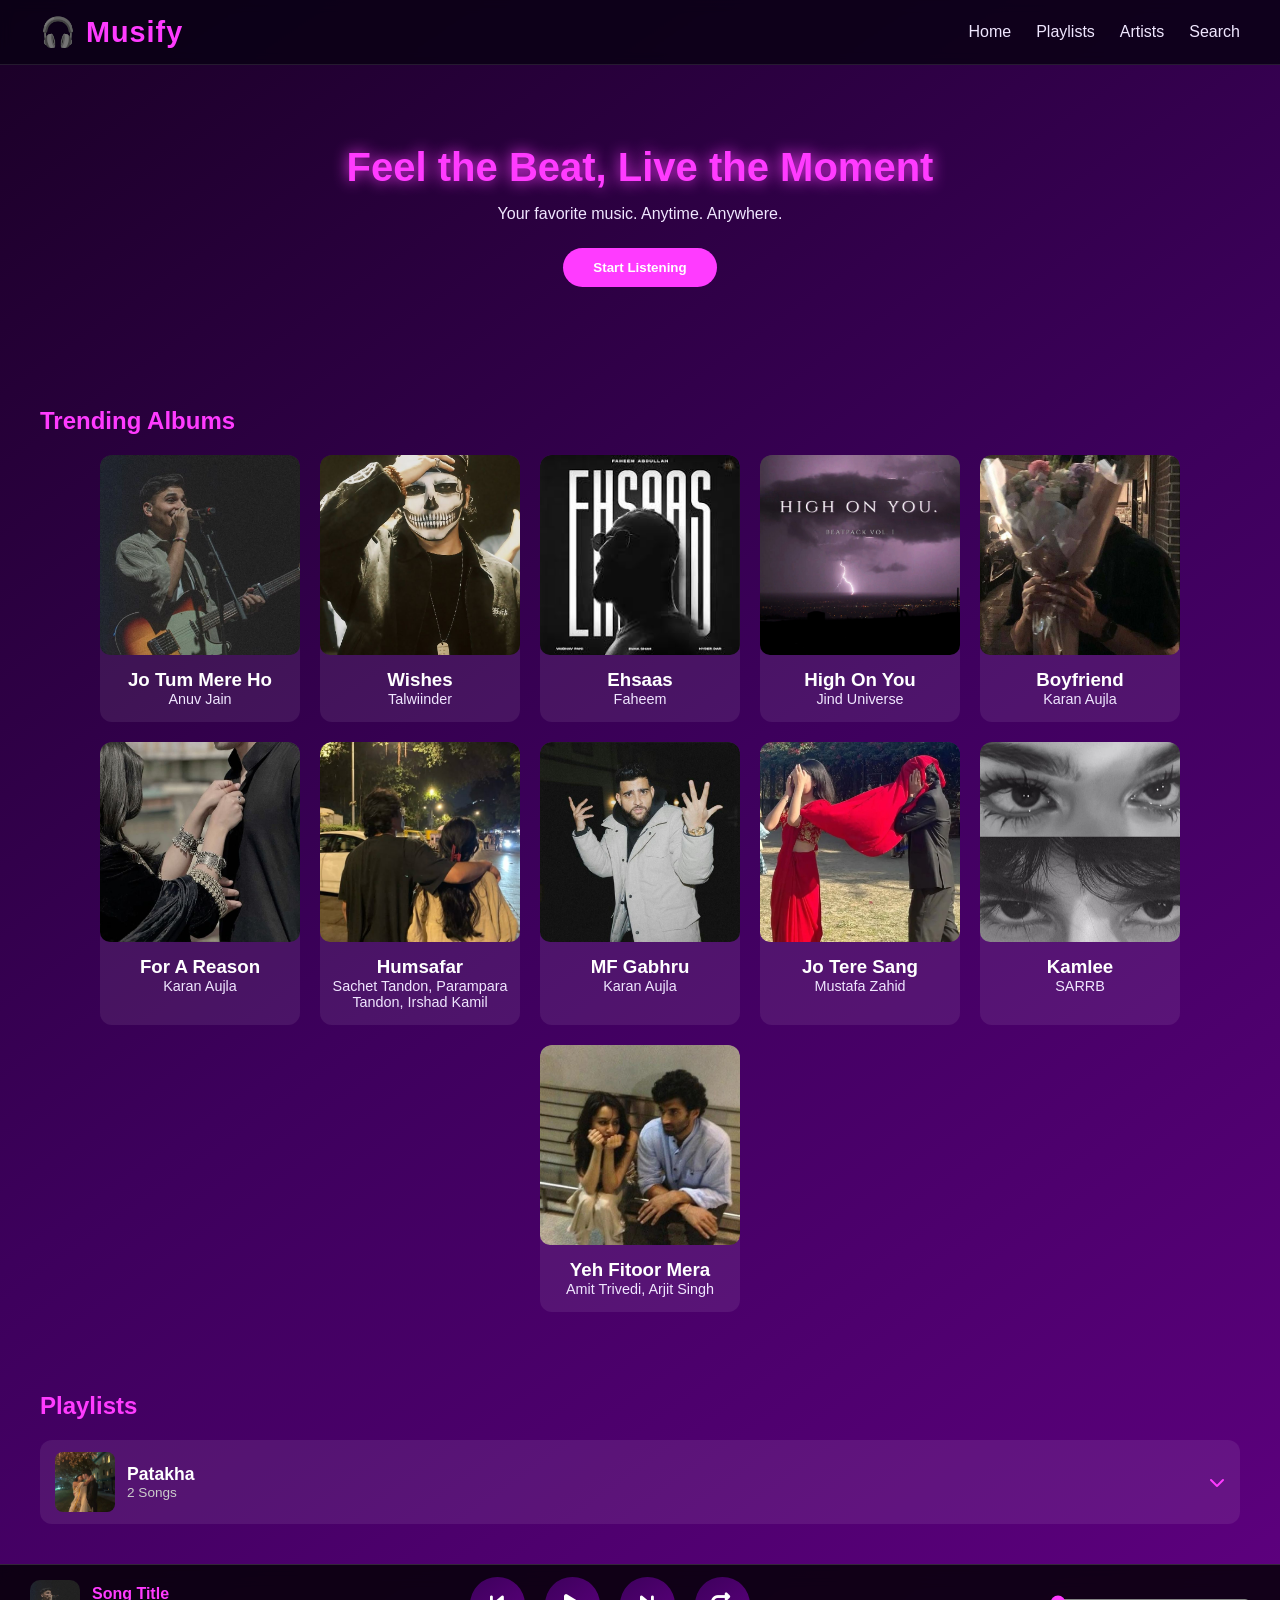
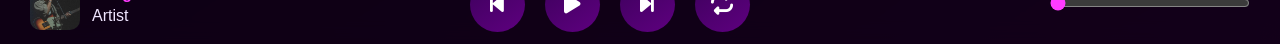
<file: index.html>
<!DOCTYPE html>
<html lang="en">
<head>
    <meta charset="UTF-8">
    <meta name="viewport" content="width=device-width, initial-scale=1.0">
    <title>Musify | Deep Cosmic Purple</title>
    <link rel="stylesheet" href="css/style.css">
    <link rel="icon" type="image/png" href="images/album1.jpg">
    <link rel="stylesheet" href="https://cdnjs.cloudflare.com/ajax/libs/font-awesome/6.4.0/css/all.min.css">
</head>
<body>
    <!-- ===== NAVBAR ===== -->
    <header class="navbar">
        <div class="logo">🎧 Musify</div>
        <nav>
  <ul>
    <li><a href="index.html">Home</a></li>
    <li><a href="playlist.html">Playlists</a></li>
   
    <li><a href="artist.html">Artists</a></li>
    
    <li><a href="search.html">Search</a></li>
  </ul>
</nav>

    </header>

    <! ===== HERO ===== -->
    <main>
        <section class="hero">
            <h1>Feel the Beat, Live the Moment</h1>
            <p>Your favorite music. Anytime. Anywhere.</p>
            <button id="start-btn">Start Listening</button>
        </section>

        <!- ===== ALBUM SECTION ===== -->
        <section class="album-section">
            <h2>Trending Albums</h2>
            <div class="album-container" id="album-container">
                <div class="album-card" onclick="playSong('audio/audio1.mp3','Jo Tum Mere Ho','Anuv Jain','images/album1.jpg.jpeg')">
                    <img src="images/album1.jpg.jpeg" alt="Album 1">
                    <h3>Jo Tum Mere Ho</h3>
                    <p>Anuv Jain</p>
                </div>
                <div class="album-card" onclick="playSong('audio/audio2.mp3','Wishes','Talwiinder','images/talwiinder.jpeg')">
                    <img src="images/talwiinder.jpeg" alt="Album 2">
                    <h3>Wishes</h3>
                    <p>Talwiinder</p>
                </div>
                <div class="album-card" onclick="playSong('audio/audio3.mp3','Ehsaas','Faheem','images/ehsaas.jpeg')">
                    <img src="images/ehsaas.jpeg" alt="Album 2">
                    <h3>Ehsaas</h3>
                    <p>Faheem</p>
                </div>
                <div class="album-card" onclick="playSong('audio/audio4.mp3','High On You','Jind Universe','images/highonyou.jpg')">
                    <img src="images/highonyou.jpg" alt="Album 2">
                    <h3>High On You</h3>
                    <p>Jind Universe</p>
                </div>
                <div class="album-card" onclick="playSong('audio/audio5.mp3','Boyfriend','Karan Aujla','images/Boyfriend.jpg')">
                    <img src="images/Boyfriend.jpg" alt="Album 2">
                    <h3>Boyfriend</h3>
                    <p>Karan Aujla</p>
                </div>
                <div class="album-card" onclick="playSong('audio/audio6.mp3','For A Reason','Karan Aujla','images/For A Reason.jpg')">
                    <img src="images/For A Reason.jpg" alt="Album 2">
                    <h3>For A Reason</h3>
                    <p>Karan Aujla</p>
                </div>
                <div class="album-card" onclick="playSong('audio/audio7.mp3','Humsafar','Sachet Tandon, Parampara Tandon, Irshad Kamil','images/humsafar.jpg')">
                    <img src="images/humsafar.jpg" alt="Album 2">
                    <h3>Humsafar</h3>
                    <p>Sachet Tandon, Parampara Tandon, Irshad Kamil</p>
                </div>
                <div class="album-card" onclick="playSong('audio/audio8.mp3','MF Gabhru','Karan Aujla','images/MF Gabhru.jpg')">
                    <img src="images/MF Gabhru.jpg" alt="Album 2">
                    <h3>MF Gabhru</h3>
                    <p>Karan Aujla</p>
                </div>
                <div class="album-card" onclick="playSong('audio/audio9.mp3','Jo Tere Sang','Mustafa Zahid','images/Jo Tere Sang.jpg')">
                    <img src="images/Jo Tere Sang.jpg" alt="Album 2">
                    <h3>Jo Tere Sang</h3>
                    <p>Mustafa Zahid</p>
                </div>
                <div class="album-card" onclick="playSong('audio/audio10.mp3','Kamlee','SARRB','images/Kamlee.jpg')">
                    <img src="images/Kamlee.jpg" alt="Album 2">
                    <h3>Kamlee</h3>
                    <p>SARRB</p>
                </div>
                <div class="album-card" onclick="playSong('audio/audio11.mp3','Yeh Fitoor Mera','Amit Trivedi, Arjit Singh','images/Yeh Fitoor Mera.jpeg')">
                    <img src="images/Yeh Fitoor Mera.jpg" alt="Album 2">
                    <h3>Yeh Fitoor Mera</h3>
                    <p>Amit Trivedi, Arjit Singh</p>
                </div>

            </div>
        </section>

        <! ===== PLAYLIST SECTION ===== -->
        <section class="playlist-section">
            <h2>Playlists</h2>
            <div class="playlist-container">
                <div class="playlist-card">
                    <div class="playlist-header" onclick="togglePlaylist(this)">
                        <img src="images/download.jpeg" alt="Playlist Cover">
                        <div>
                            <h3>Patakha</h3>
                            <p>2 Songs</p>
                        </div>
                        <i class="fa-solid fa-chevron-down"></i>
                    </div>
                    <div class="playlist-songs">
                        <div class="song" onclick="playSong('audio/audio1.mp3','Jo Tum Mere Ho','Anuv Jain','images/album1.jpg.jpeg')">Jo Tum Mere Ho - Anuv Jain</div>
                        <div class="song" onclick="playSong('audio/audio2.mp3','Wishes','Talwiinder','images/talwiinder.jpeg')">Wishes - Talwiinder</div>
                    </div>
                </div>
            </div>
        </section>
    </main>

    <! ===== PLAYER FOOTER ===== -->
    <footer class="player">
        <div class="track-info">
            <img src="images/album1.jpg.jpeg" alt="Current Song" id="current-album-art">
            <div>
                <h4 id="current-song">Song Title</h4>
                <p id="current-artist">Artist</p>
            </div>
        </div>

        <div class="player-controls">
            <button id="prev"><i class="fa-solid fa-backward-step"></i></button>
            <button id="play-pause"><i class="fa-solid fa-play"></i></button>
            <button id="next"><i class="fa-solid fa-forward-step"></i></button>
            <button id="repeat"><i class="fa-solid fa-repeat"></i></button>
        </div>

        <div class="progress-container">
            <input type="range" id="progress-bar" value="0">
        </div>

        <audio id="audio-player" src="audio/audio1.mp3"></audio>
    </footer>

    <script src="js/script.js"></script>
</body>
</html>
</file>
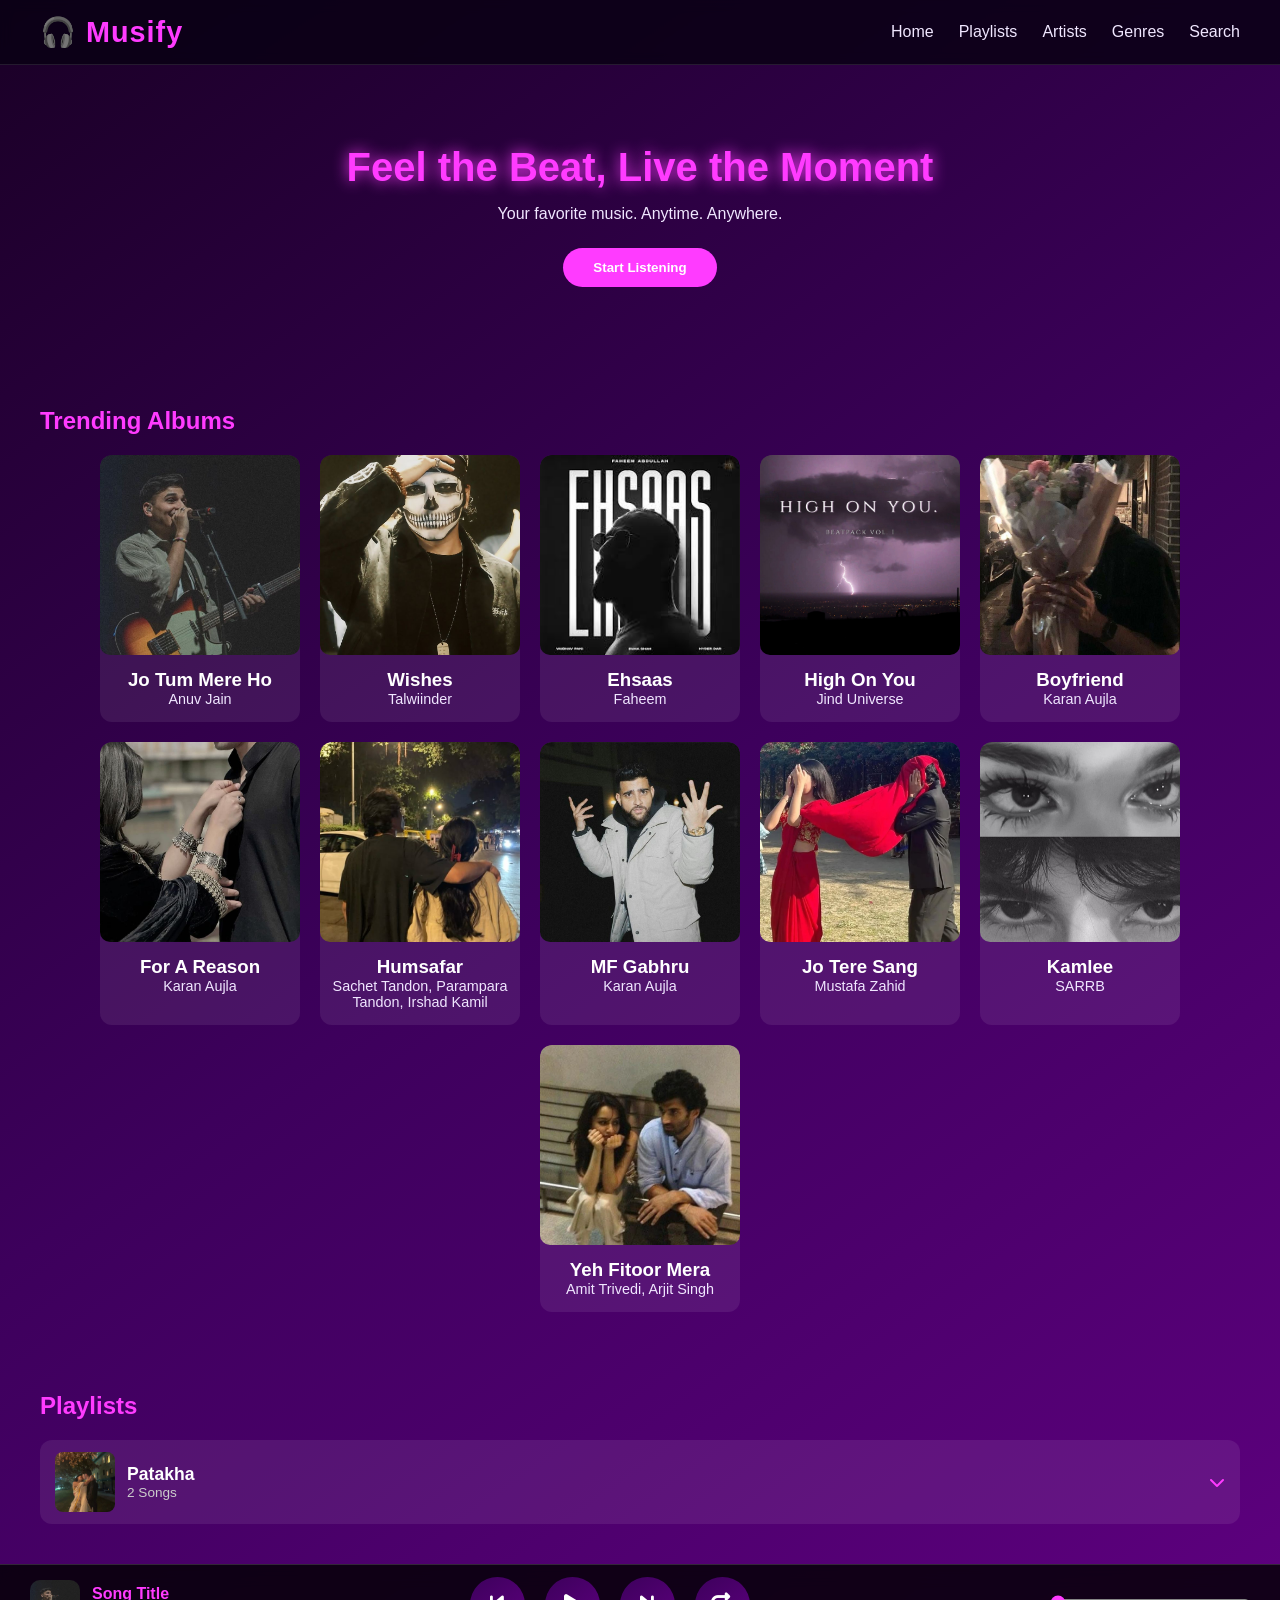
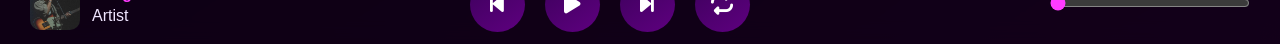
<file: musify/index.html>
<!DOCTYPE html>
<html lang="en">
<head>
    <meta charset="UTF-8">
    <meta name="viewport" content="width=device-width, initial-scale=1.0">
    <title>Musify | Deep Cosmic Purple</title>
    <link rel="stylesheet" href="css/style.css">
    <link rel="icon" type="image/png" href="images/album1.jpg">
    <link rel="stylesheet" href="https://cdnjs.cloudflare.com/ajax/libs/font-awesome/6.4.0/css/all.min.css">
</head>
<body>
    <!-- ===== NAVBAR ===== -->
    <header class="navbar">
        <div class="logo">🎧 Musify</div>
        <nav>
  <ul>
    <li><a href="index.html">Home</a></li>
    <li><a href="playlist.html">Playlists</a></li>
   
    <li><a href="artist.html">Artists</a></li>
    <li><a href="genre.html">Genres</a></li>
    <li><a href="search.html">Search</a></li>
  </ul>
</nav>

    </header>

    <! ===== HERO ===== -->
    <main>
        <section class="hero">
            <h1>Feel the Beat, Live the Moment</h1>
            <p>Your favorite music. Anytime. Anywhere.</p>
            <button id="start-btn">Start Listening</button>
        </section>

        <!- ===== ALBUM SECTION ===== -->
        <section class="album-section">
            <h2>Trending Albums</h2>
            <div class="album-container" id="album-container">
                <div class="album-card" onclick="playSong('audio/audio1.mp3','Jo Tum Mere Ho','Anuv Jain','images/album1.jpg.jpeg')">
                    <img src="images/album1.jpg.jpeg" alt="Album 1">
                    <h3>Jo Tum Mere Ho</h3>
                    <p>Anuv Jain</p>
                </div>
                <div class="album-card" onclick="playSong('audio/audio2.mp3','Wishes','Talwiinder','images/talwiinder.jpeg')">
                    <img src="images/talwiinder.jpeg" alt="Album 2">
                    <h3>Wishes</h3>
                    <p>Talwiinder</p>
                </div>
                <div class="album-card" onclick="playSong('audio/audio3.mp3','Ehsaas','Faheem','images/ehsaas.jpeg')">
                    <img src="images/ehsaas.jpeg" alt="Album 2">
                    <h3>Ehsaas</h3>
                    <p>Faheem</p>
                </div>
                <div class="album-card" onclick="playSong('audio/audio4.mp3','High On You','Jind Universe','images/highonyou.jpg')">
                    <img src="images/highonyou.jpg" alt="Album 2">
                    <h3>High On You</h3>
                    <p>Jind Universe</p>
                </div>
                <div class="album-card" onclick="playSong('audio/audio5.mp3','Boyfriend','Karan Aujla','images/Boyfriend.jpg')">
                    <img src="images/Boyfriend.jpg" alt="Album 2">
                    <h3>Boyfriend</h3>
                    <p>Karan Aujla</p>
                </div>
                <div class="album-card" onclick="playSong('audio/audio6.mp3','For A Reason','Karan Aujla','images/For A Reason.jpg')">
                    <img src="images/For A Reason.jpg" alt="Album 2">
                    <h3>For A Reason</h3>
                    <p>Karan Aujla</p>
                </div>
                <div class="album-card" onclick="playSong('audio/audio7.mp3','Humsafar','Sachet Tandon, Parampara Tandon, Irshad Kamil','images/humsafar.jpg')">
                    <img src="images/humsafar.jpg" alt="Album 2">
                    <h3>Humsafar</h3>
                    <p>Sachet Tandon, Parampara Tandon, Irshad Kamil</p>
                </div>
                <div class="album-card" onclick="playSong('audio/audio8.mp3','MF Gabhru','Karan Aujla','images/MF Gabhru.jpg')">
                    <img src="images/MF Gabhru.jpg" alt="Album 2">
                    <h3>MF Gabhru</h3>
                    <p>Karan Aujla</p>
                </div>
                <div class="album-card" onclick="playSong('audio/audio9.mp3','Jo Tere Sang','Mustafa Zahid','images/Jo Tere Sang.jpg')">
                    <img src="images/Jo Tere Sang.jpg" alt="Album 2">
                    <h3>Jo Tere Sang</h3>
                    <p>Mustafa Zahid</p>
                </div>
                <div class="album-card" onclick="playSong('audio/audio10.mp3','Kamlee','SARRB','images/Kamlee.jpg')">
                    <img src="images/Kamlee.jpg" alt="Album 2">
                    <h3>Kamlee</h3>
                    <p>SARRB</p>
                </div>
                <div class="album-card" onclick="playSong('audio/audio11.mp3','Yeh Fitoor Mera','Amit Trivedi, Arjit Singh','images/Yeh Fitoor Mera.jpeg')">
                    <img src="images/Yeh Fitoor Mera.jpg" alt="Album 2">
                    <h3>Yeh Fitoor Mera</h3>
                    <p>Amit Trivedi, Arjit Singh</p>
                </div>

            </div>
        </section>

        <! ===== PLAYLIST SECTION ===== -->
        <section class="playlist-section">
            <h2>Playlists</h2>
            <div class="playlist-container">
                <div class="playlist-card">
                    <div class="playlist-header" onclick="togglePlaylist(this)">
                        <img src="images/download.jpeg" alt="Playlist Cover">
                        <div>
                            <h3>Patakha</h3>
                            <p>2 Songs</p>
                        </div>
                        <i class="fa-solid fa-chevron-down"></i>
                    </div>
                    <div class="playlist-songs">
                        <div class="song" onclick="playSong('audio/audio1.mp3','Jo Tum Mere Ho','Anuv Jain','images/album1.jpg.jpeg')">Jo Tum Mere Ho - Anuv Jain</div>
                        <div class="song" onclick="playSong('audio/audio2.mp3','Wishes','Talwiinder','images/talwiinder.jpeg')">Wishes - Talwiinder</div>
                    </div>
                </div>
            </div>
        </section>
    </main>

    <! ===== PLAYER FOOTER ===== -->
    <footer class="player">
        <div class="track-info">
            <img src="images/album1.jpg.jpeg" alt="Current Song" id="current-album-art">
            <div>
                <h4 id="current-song">Song Title</h4>
                <p id="current-artist">Artist</p>
            </div>
        </div>

        <div class="player-controls">
            <button id="prev"><i class="fa-solid fa-backward-step"></i></button>
            <button id="play-pause"><i class="fa-solid fa-play"></i></button>
            <button id="next"><i class="fa-solid fa-forward-step"></i></button>
            <button id="repeat"><i class="fa-solid fa-repeat"></i></button>
        </div>

        <div class="progress-container">
            <input type="range" id="progress-bar" value="0">
        </div>

        <audio id="audio-player" src="audio/audio1.mp3"></audio>
    </footer>

    <script src="js/script.js"></script>
</body>
</html>
</file>
<file: css/style.css>
/* ===== GLOBAL RESET ===== */
* { margin: 0; padding: 0; box-sizing: border-box; font-family: 'Poppins', sans-serif;}
body { min-height: 100vh; display: flex; flex-direction: column; background: linear-gradient(145deg, #1a0026, #3d005c, #5e007f); color: #f0e6ff;}

/* ===== NAVBAR ===== */
.navbar {
  background: rgba(10, 0, 20, 0.85) !important; /* darker than body */
  backdrop-filter: blur(6px);
  border-bottom: 1px solid rgba(255,255,255,0.1);
}

.navbar .logo {
  color: #ff3bff !important;
  font-weight: 700;
}

.navbar .nav-link {
  color: #f0e6ff !important;
}

.navbar .nav-link:hover {
  color: #ff3bff !important;
  text-shadow: 0 0 8px #ff3bff;
}

.navbar { display: flex; justify-content: space-between; align-items: center; padding: 15px 40px; background: rgba(0,0,0,0.6); backdrop-filter: blur(6px); border-bottom: 1px solid rgba(255,255,255,0.1);}
.logo { font-size: 1.8rem; font-weight: 700; color: #ff3bff; letter-spacing: 1px;}
.navbar ul { display: flex; list-style: none; gap: 25px;}
.navbar a { color: #f0e6ff; text-decoration: none; font-weight: 500; transition: 0.3s;}
.navbar a:hover { color: #ff3bff; text-shadow: 0 0 10px #ff3bff;}

/* ===== HERO ===== */
.hero { text-align: center; padding: 80px 20px; animation: fadeIn 1s ease;}
.hero h1 { font-size: 2.5rem; color: #ff3bff; margin-bottom: 15px; text-shadow: 0 0 10px #ff3bff;}
.hero p { color: #f0e6ff; margin-bottom: 25px;}
#start-btn { background: #ff3bff; border: none; color: #fff; padding: 12px 30px; border-radius: 30px; cursor: pointer; font-weight: 600; transition: 0.3s;}
#start-btn:hover { background: #ff66ff; transform: scale(1.05); box-shadow: 0 0 20px #ff3bff;}

/* ===== ALBUM ===== */
.album-section { padding: 40px; }
.album-section h2 { color: #ff3bff; margin-bottom: 20px;}
.album-container { display: flex; flex-wrap: wrap; gap: 20px; justify-content: center;}
.album-card { background: rgba(255,255,255,0.08); border-radius: 15px; overflow: hidden; width: 200px; text-align: center; padding-bottom: 15px; transition: transform 0.3s, box-shadow 0.3s; cursor: pointer;}
.album-card img { width: 100%; height: 200px; object-fit: cover; border-radius: 10px;}
.album-card h3 { margin-top: 10px; color: #fff;}
.album-card p { color: #f0e6ff; font-size: 0.9rem;}
.album-card:hover { transform: translateY(-5px); box-shadow: 0 0 20px #ff3bff;}

/* ===== PLAYLIST ===== */
.playlist-section { padding: 40px;}
.playlist-section h2 { color: #ff3bff; margin-bottom: 20px;}
.playlist-container { display: flex; flex-direction: column; gap: 15px;}
.playlist-card { background: rgba(255,255,255,0.08); border-radius: 12px; overflow: hidden;}
.playlist-header { display: flex; align-items: center; gap: 12px; padding: 12px 15px; cursor: pointer; transition: 0.3s;}
.playlist-header img { width: 60px; height: 60px; border-radius: 8px; object-fit: cover;}
.playlist-header h3 { color: #fff; font-size: 1.1rem;}
.playlist-header p { color: #ccc; font-size: 0.85rem;}
.playlist-header i { margin-left: auto; color: #ff3bff; transition: transform 0.3s;}
.playlist-songs { max-height: 0; overflow: hidden; transition: max-height 0.4s ease; flex-direction: column;}
.playlist-songs .song { padding: 10px 20px; border-top: 1px solid rgba(255,255,255,0.1); cursor: pointer; color: #f0e6ff; transition: 0.2s;}
.playlist-songs .song:hover { color: #ff3bff; background: rgba(255,59,255,0.1);}

/* ===== PLAYER FOOTER ===== */

.player { margin-top: auto; background: rgba(0,0,0,0.8); display: flex; justify-content: space-between; align-items: center; padding: 12px 30px; border-top: 1px solid rgba(255,255,255,0.15); backdrop-filter: blur(8px);}
.track-info { display: flex; align-items: center; gap: 12px;}
.track-info img { width: 50px; height: 50px; border-radius: 10px;}
.track-info h4 { margin-bottom: 4px; color: #ff3bff;}
.controls, .player-controls { display: flex; gap: 20px;}
.player-controls button { background: linear-gradient(145deg, #3d005c, #5e007f); border: none; color: #fff; font-size: 22px; border-radius: 50%; width: 55px; height: 55px; cursor: pointer; transition: all 0.3s;}
.player-controls button:hover { transform: scale(1.1); background: linear-gradient(145deg, #5e007f, #7a00b3); box-shadow: 0 0 15px #ff3bff;}
.progress-container { width: 200px;}
#progress-bar { width: 100%; accent-color: #ff3bff;}

/* ===== ANIMATIONS ===== */
@keyframes fadeIn { 0% {opacity:0} 100%{opacity:1}}

/* ===== RESPONSIVE ===== */
@media (max-width:768px){.navbar ul{gap:10px;font-size:0.9rem}.album-card{width:160px}.player{flex-direction:column;gap:10px;text-align:center}.progress-container{width:100%;}}


body.bg-gradient {
  background: linear-gradient(145deg, #1a0026, #3d005c, #5e007f);
  color: #f0e6ff;
  font-family: 'Poppins', sans-serif;
}

.hero h1 { text-shadow: 0 0 15px #ff3bff; }
#start-btn:hover { background-color: #ff66ff; transform: scale(1.05); box-shadow: 0 0 20px #ff3bff; }

.album-card { background: rgba(255,255,255,0.08); border-radius: 12px; overflow: hidden; cursor: pointer; transition: transform 0.3s, box-shadow 0.3s; }
.album-card img { width: 100%; height: 200px; object-fit: cover; border-radius: 10px; }
.album-card:hover { transform: translateY(-5px); box-shadow: 0 0 20px #ff3bff; }

.song { padding: 5px 0; cursor: pointer; color: #f0e6ff; }
.song:hover { color: #ff3bff; background: rgba(255,59,255,0.1); }

.player { backdrop-filter: blur(10px); }
.player-controls button:hover { transform: scale(1.1); box-shadow: 0 0 15px #ff3bff; }
body.custom-bg {
  background: linear-gradient(145deg, #1a0026, #3d005c, #5e007f);
  color: #f0e6ff;
  font-family: 'Poppins', sans-serif;
  min-height: 100vh;
}
</file>
<file: musify/css/style.css>
/* ===== GLOBAL RESET ===== */
* { margin: 0; padding: 0; box-sizing: border-box; font-family: 'Poppins', sans-serif;}
body { min-height: 100vh; display: flex; flex-direction: column; background: linear-gradient(145deg, #1a0026, #3d005c, #5e007f); color: #f0e6ff;}

/* ===== NAVBAR ===== */
.navbar {
  background: rgba(10, 0, 20, 0.85) !important; /* darker than body */
  backdrop-filter: blur(6px);
  border-bottom: 1px solid rgba(255,255,255,0.1);
}

.navbar .logo {
  color: #ff3bff !important;
  font-weight: 700;
}

.navbar .nav-link {
  color: #f0e6ff !important;
}

.navbar .nav-link:hover {
  color: #ff3bff !important;
  text-shadow: 0 0 8px #ff3bff;
}

.navbar { display: flex; justify-content: space-between; align-items: center; padding: 15px 40px; background: rgba(0,0,0,0.6); backdrop-filter: blur(6px); border-bottom: 1px solid rgba(255,255,255,0.1);}
.logo { font-size: 1.8rem; font-weight: 700; color: #ff3bff; letter-spacing: 1px;}
.navbar ul { display: flex; list-style: none; gap: 25px;}
.navbar a { color: #f0e6ff; text-decoration: none; font-weight: 500; transition: 0.3s;}
.navbar a:hover { color: #ff3bff; text-shadow: 0 0 10px #ff3bff;}

/* ===== HERO ===== */
.hero { text-align: center; padding: 80px 20px; animation: fadeIn 1s ease;}
.hero h1 { font-size: 2.5rem; color: #ff3bff; margin-bottom: 15px; text-shadow: 0 0 10px #ff3bff;}
.hero p { color: #f0e6ff; margin-bottom: 25px;}
#start-btn { background: #ff3bff; border: none; color: #fff; padding: 12px 30px; border-radius: 30px; cursor: pointer; font-weight: 600; transition: 0.3s;}
#start-btn:hover { background: #ff66ff; transform: scale(1.05); box-shadow: 0 0 20px #ff3bff;}

/* ===== ALBUM ===== */
.album-section { padding: 40px; }
.album-section h2 { color: #ff3bff; margin-bottom: 20px;}
.album-container { display: flex; flex-wrap: wrap; gap: 20px; justify-content: center;}
.album-card { background: rgba(255,255,255,0.08); border-radius: 15px; overflow: hidden; width: 200px; text-align: center; padding-bottom: 15px; transition: transform 0.3s, box-shadow 0.3s; cursor: pointer;}
.album-card img { width: 100%; height: 200px; object-fit: cover; border-radius: 10px;}
.album-card h3 { margin-top: 10px; color: #fff;}
.album-card p { color: #f0e6ff; font-size: 0.9rem;}
.album-card:hover { transform: translateY(-5px); box-shadow: 0 0 20px #ff3bff;}

/* ===== PLAYLIST ===== */
.playlist-section { padding: 40px;}
.playlist-section h2 { color: #ff3bff; margin-bottom: 20px;}
.playlist-container { display: flex; flex-direction: column; gap: 15px;}
.playlist-card { background: rgba(255,255,255,0.08); border-radius: 12px; overflow: hidden;}
.playlist-header { display: flex; align-items: center; gap: 12px; padding: 12px 15px; cursor: pointer; transition: 0.3s;}
.playlist-header img { width: 60px; height: 60px; border-radius: 8px; object-fit: cover;}
.playlist-header h3 { color: #fff; font-size: 1.1rem;}
.playlist-header p { color: #ccc; font-size: 0.85rem;}
.playlist-header i { margin-left: auto; color: #ff3bff; transition: transform 0.3s;}
.playlist-songs { max-height: 0; overflow: hidden; transition: max-height 0.4s ease; flex-direction: column;}
.playlist-songs .song { padding: 10px 20px; border-top: 1px solid rgba(255,255,255,0.1); cursor: pointer; color: #f0e6ff; transition: 0.2s;}
.playlist-songs .song:hover { color: #ff3bff; background: rgba(255,59,255,0.1);}

/* ===== PLAYER FOOTER ===== */

.player { margin-top: auto; background: rgba(0,0,0,0.8); display: flex; justify-content: space-between; align-items: center; padding: 12px 30px; border-top: 1px solid rgba(255,255,255,0.15); backdrop-filter: blur(8px);}
.track-info { display: flex; align-items: center; gap: 12px;}
.track-info img { width: 50px; height: 50px; border-radius: 10px;}
.track-info h4 { margin-bottom: 4px; color: #ff3bff;}
.controls, .player-controls { display: flex; gap: 20px;}
.player-controls button { background: linear-gradient(145deg, #3d005c, #5e007f); border: none; color: #fff; font-size: 22px; border-radius: 50%; width: 55px; height: 55px; cursor: pointer; transition: all 0.3s;}
.player-controls button:hover { transform: scale(1.1); background: linear-gradient(145deg, #5e007f, #7a00b3); box-shadow: 0 0 15px #ff3bff;}
.progress-container { width: 200px;}
#progress-bar { width: 100%; accent-color: #ff3bff;}

/* ===== ANIMATIONS ===== */
@keyframes fadeIn { 0% {opacity:0} 100%{opacity:1}}

/* ===== RESPONSIVE ===== */
@media (max-width:768px){.navbar ul{gap:10px;font-size:0.9rem}.album-card{width:160px}.player{flex-direction:column;gap:10px;text-align:center}.progress-container{width:100%;}}


body.bg-gradient {
  background: linear-gradient(145deg, #1a0026, #3d005c, #5e007f);
  color: #f0e6ff;
  font-family: 'Poppins', sans-serif;
}

.hero h1 { text-shadow: 0 0 15px #ff3bff; }
#start-btn:hover { background-color: #ff66ff; transform: scale(1.05); box-shadow: 0 0 20px #ff3bff; }

.album-card { background: rgba(255,255,255,0.08); border-radius: 12px; overflow: hidden; cursor: pointer; transition: transform 0.3s, box-shadow 0.3s; }
.album-card img { width: 100%; height: 200px; object-fit: cover; border-radius: 10px; }
.album-card:hover { transform: translateY(-5px); box-shadow: 0 0 20px #ff3bff; }

.song { padding: 5px 0; cursor: pointer; color: #f0e6ff; }
.song:hover { color: #ff3bff; background: rgba(255,59,255,0.1); }

.player { backdrop-filter: blur(10px); }
.player-controls button:hover { transform: scale(1.1); box-shadow: 0 0 15px #ff3bff; }
body.custom-bg {
  background: linear-gradient(145deg, #1a0026, #3d005c, #5e007f);
  color: #f0e6ff;
  font-family: 'Poppins', sans-serif;
  min-height: 100vh;
}
</file>
